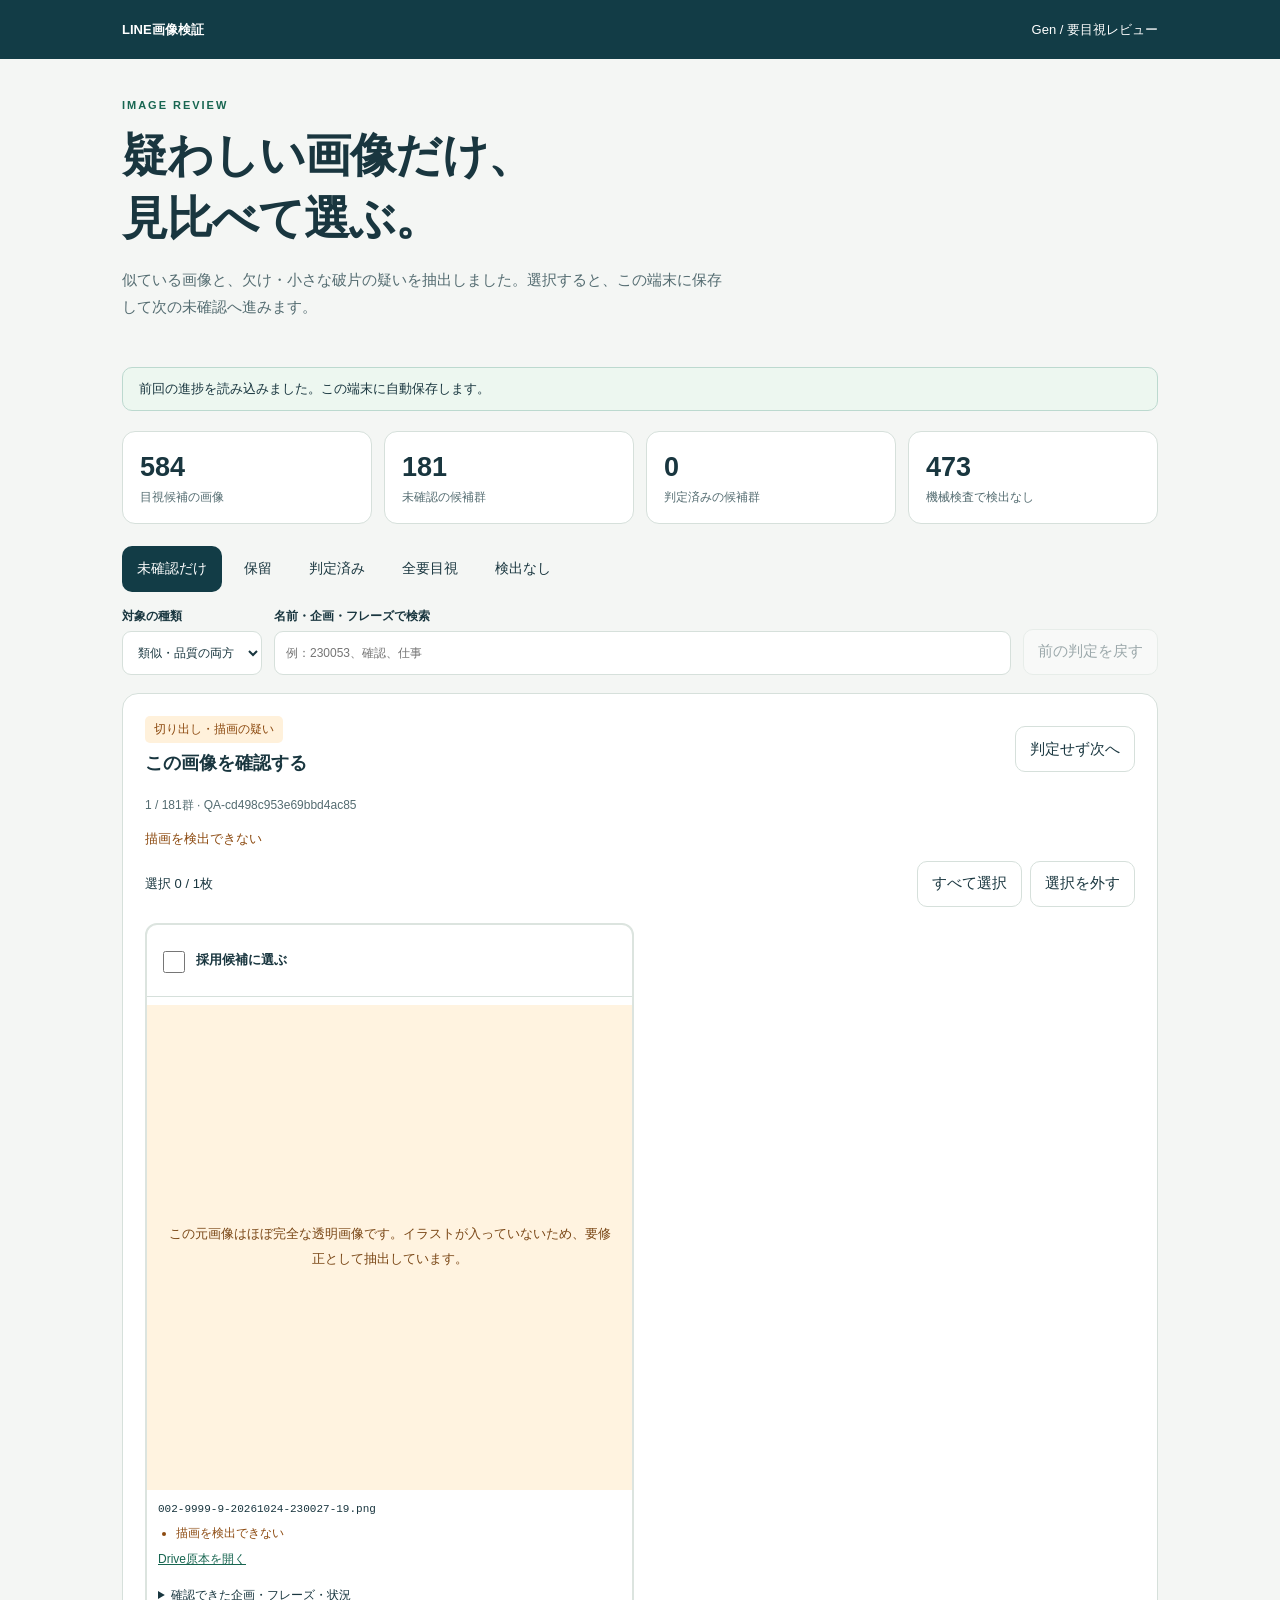
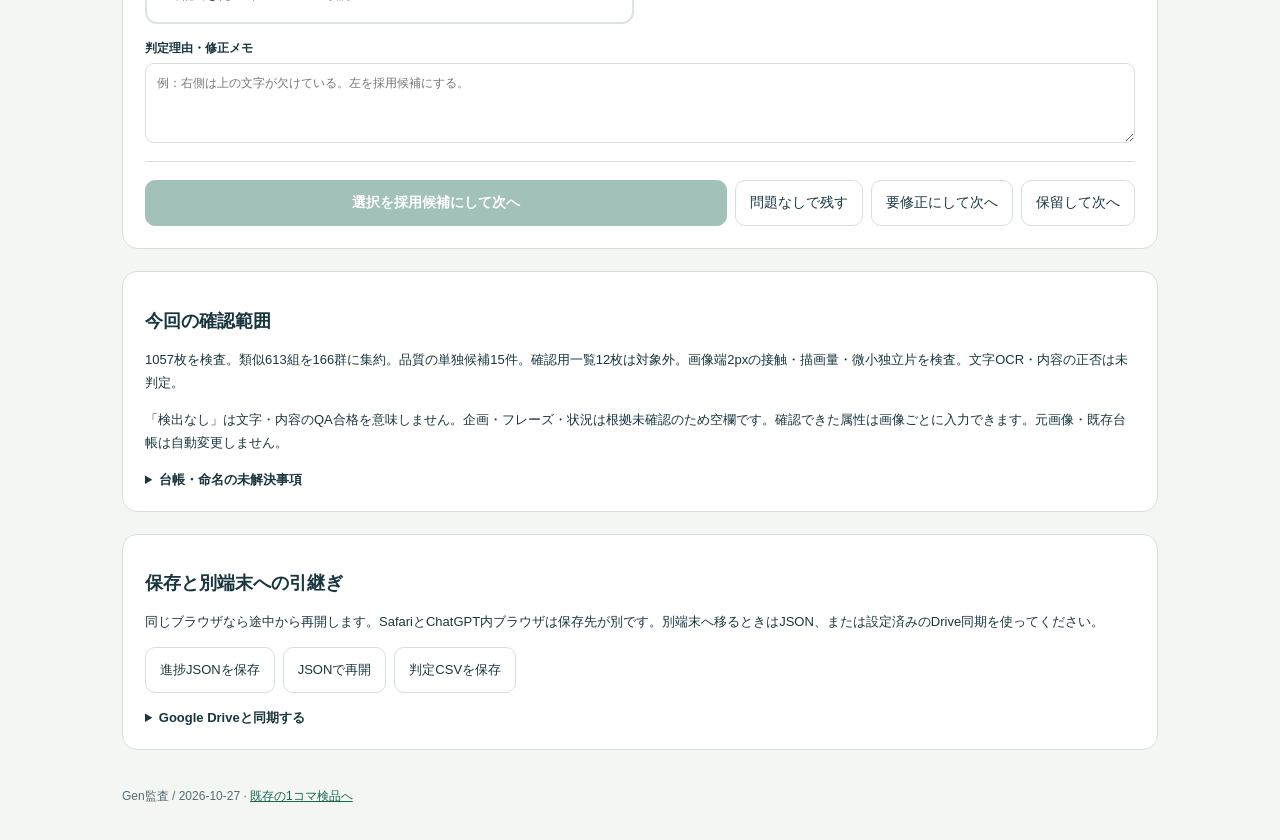
<file: gen-review.html>
<!doctype html>
<html lang="ja"><head><meta charset="utf-8"><meta name="viewport" content="width=device-width,initial-scale=1,viewport-fit=cover"><meta name="theme-color" content="#123c46"><meta name="description" content="Genの類似候補と切り出しの疑いだけを確認し、採用候補を選んで保存・再開する画像監査。"><title>Gen｜要目視の画像だけ確認</title><link rel="stylesheet" href="audit.css?v=20261027-images2"></head>
<body><header><div class="shell head"><a href="./index.html">LINE画像検証</a><span>Gen / 要目視レビュー</span></div></header>
<main class="shell"><section class="intro"><span class="eyebrow">IMAGE REVIEW</span><h1>疑わしい画像だけ、<br>見比べて選ぶ。</h1><p>似ている画像と、欠け・小さな破片の疑いを抽出しました。選択すると、この端末に保存して次の未確認へ進みます。</p></section>
<div id="fatal" class="notice error" hidden role="alert"></div><div id="storageState" class="notice" role="status">監査データを読み込んでいます…</div>
<section id="summary" class="metrics" aria-label="監査の集計"></section>
<nav class="filters" aria-label="表示切り替え"><button data-filter="pending" aria-pressed="true">未確認だけ</button><button data-filter="hold" aria-pressed="false">保留</button><button data-filter="done" aria-pressed="false">判定済み</button><button data-filter="all" aria-pressed="false">全要目視</button><button data-filter="passed" aria-pressed="false">検出なし</button></nav>
<section class="toolbar"><label>対象の種類<select id="kind"><option value="all">類似・品質の両方</option><option value="similar">類似候補</option><option value="quality">品質の疑い</option></select></label><label class="search">名前・企画・フレーズで検索<input id="query" type="search" placeholder="例：230053、確認、仕事"></label><button id="undo" disabled>前の判定を戻す</button></section>
<div id="work" aria-live="polite"></div>
<section class="notes"><h2>今回の確認範囲</h2><p id="method"></p><p>「検出なし」は文字・内容のQA合格を意味しません。企画・フレーズ・状況は根拠未確認のため空欄です。確認できた属性は画像ごとに入力できます。元画像・既存台帳は自動変更しません。</p><details><summary>台帳・命名の未解決事項</summary><p id="metadataIssues"></p><p>画像の内容判定と、Drive ID・正式IDの名寄せは別工程です。旧名だけを理由に目視キューへ追加していません。</p></details></section>
<section class="save"><h2>保存と別端末への引継ぎ</h2><p>同じブラウザなら途中から再開します。SafariとChatGPT内ブラウザは保存先が別です。別端末へ移るときはJSON、または設定済みのDrive同期を使ってください。</p><div class="buttonrow"><button id="exportJson">進捗JSONを保存</button><button id="importJson">JSONで再開</button><button id="exportCsv">判定CSVを保存</button></div><input id="restoreFile" type="file" accept=".json,application/json" hidden>
<details><summary>Google Driveと同期する</summary><p>既存ツールのGoogle接続設定を引き継ぎます。未設定の場合はOAuthクライアントIDを入力して接続してください。接続中は判定を自動保存します。</p><label>Google OAuthクライアントID<input id="clientId" placeholder="xxxx.apps.googleusercontent.com" autocomplete="off"></label><div class="buttonrow"><button id="connect">Googleで接続</button><button id="sync" disabled>今すぐ保存</button><button id="restoreDrive" disabled>Driveの進捗と統合</button></div><p id="driveState" role="status">未接続：Driveには保存されていません。</p></details></section>
<footer>Gen監査 / 2026-10-27 · <a href="./index.html">既存の1コマ検品へ</a></footer></main>
<dialog id="zoom"><form method="dialog"><button class="close" aria-label="拡大表示を閉じる">閉じる ×</button></form><div id="zoomImage"></div><p id="zoomName"></p><a id="zoomSource" target="_blank" rel="noopener">Drive原本を開く</a><p class="small">表示は原本から作った縮小プレビューです。細部はDrive原本で確認してください。</p></dialog>
<script src="audit-core.js?v=20261027"></script><script src="audit-images.js?v=20261027-images2"></script><script src="audit-ui.js?v=20261027-images2"></script><script src="https://accounts.google.com/gsi/client" async defer></script></body></html>
</file>
<file: audit.css>
:root{font-family:-apple-system,BlinkMacSystemFont,"Hiragino Kaku Gothic ProN","Noto Sans JP",sans-serif;color:#19363f;background:#f4f6f4;font-size:15px;--ink:#123c46;--accent:#186651;--muted:#546c71;--line:#d6e0db;--paper:#fff;--warn:#8c4a10}*{box-sizing:border-box}body{margin:0}button,input,select,textarea{font:inherit;color:inherit}button,a,input,select,textarea{touch-action:manipulation}button{min-height:46px;padding:10px 14px;background:#fff;border:1px solid var(--line);border-radius:10px;cursor:pointer}button:focus-visible,a:focus-visible{outline:3px solid #3aa6a0;outline-offset:3px}button:disabled{opacity:.4;cursor:not-allowed}a{color:var(--accent)}.shell{max-width:1080px;padding:0 22px;margin:auto}header{background:var(--ink);color:white}.head{display:flex;align-items:center;justify-content:space-between;min-height:59px;font-size:13px}.head a{color:white;font-weight:700;text-decoration:none}.intro{max-width:720px;padding:36px 0 22px}.eyebrow{font-size:11px;letter-spacing:.18em;color:var(--accent);font-weight:800}h1{font-size:clamp(30px,5vw,46px);line-height:1.38;letter-spacing:-.02em;margin:12px 0 15px}h2{font-size:18px}p{line-height:1.8}.intro p{color:var(--muted);max-width:600px}.notice{padding:12px 16px;border:1px solid #bcd9cf;background:#edf7f0;border-radius:10px;margin:10px 0;font-size:13px}.error{background:#fff1ef;color:#a12323;border-color:#e6a9a1}.metrics{display:grid;grid-template-columns:repeat(4,1fr);gap:12px;margin:20px 0}.metric{padding:17px;border:1px solid var(--line);background:white;border-radius:13px}.metric strong{display:block;font-size:27px;line-height:1.4;font-variant-numeric:tabular-nums}.metric span{color:var(--muted);font-size:12px}.filters{display:flex;gap:7px;flex-wrap:wrap;margin:22px 0 16px}.filters button{background:transparent;border-color:transparent;font-size:14px}.filters button[aria-pressed=true]{background:var(--ink);color:#fff}.toolbar{display:flex;gap:12px;align-items:flex-end;margin-bottom:18px}label{font-size:12px;font-weight:650;display:block}label input,label select,label textarea{display:block;width:100%;margin-top:6px;background:white;border:1px solid var(--line);border-radius:9px;padding:11px;font-weight:400;min-height:44px}label textarea{min-height:80px;resize:vertical}.search{flex:1}.review{background:white;border:1px solid var(--line);padding:22px;border-radius:16px;margin-bottom:20px}.reviewhead{display:flex;justify-content:space-between;align-items:center;gap:16px}.reviewhead h2{margin:8px 0}.small{font-size:12px;color:var(--muted);line-height:1.7}.badge{display:inline-block;padding:5px 9px;border-radius:5px;background:#edf1ee;font-size:12px}.badge.warn{background:#fff1db;color:var(--warn)}.reason{font-size:13px;color:var(--warn);margin:10px 0}.cards{display:grid;grid-template-columns:repeat(2,minmax(0,1fr));gap:12px;margin:16px 0}.asset{border:2px solid #dce4df;border-radius:12px;overflow:hidden;min-width:0;background:#fff}.asset.chosen{border-color:var(--accent);box-shadow:0 0 0 2px #d4e8dd}.asset-top{padding:9px 12px;border-bottom:1px solid var(--line);display:flex;gap:8px;align-items:center;font-size:13px;font-weight:650;cursor:pointer;min-height:46px}.asset-top input{width:22px;height:22px;accent-color:var(--accent);flex:0 0 22px}.preview{display:block;width:100%;aspect-ratio:1;position:relative;border:0;border-radius:0;padding:0;background-color:#ecefeb;background-image:linear-gradient(45deg,#e3e8e3 25%,transparent 25%),linear-gradient(-45deg,#e3e8e3 25%,transparent 25%),linear-gradient(45deg,transparent 75%,#e3e8e3 75%),linear-gradient(-45deg,transparent 75%,#e3e8e3 75%);background-size:20px 20px;background-position:0 0,0 10px,10px -10px,-10px 0}.tile{position:absolute;inset:0;background-repeat:no-repeat;background-size:800% 800%;pointer-events:none}.asset-body{padding:11px}.filename{overflow-wrap:anywhere;font-family:ui-monospace,monospace;font-size:11px;line-height:1.6}.flags{color:var(--warn);font-size:12px;padding-left:18px;margin:7px 0}.asset details{margin-top:12px;font-size:12px}.asset summary{padding:7px 0;cursor:pointer}.asset a{font-size:12px}.asset label{margin-bottom:8px}.selection-bar{display:flex;gap:8px;flex-wrap:wrap;align-items:center}.selection-bar span{margin-right:auto;font-size:13px}.actions{display:flex;gap:8px;flex-wrap:wrap;border-top:1px solid var(--line);padding-top:18px;margin-top:18px}.primary{background:var(--accent);color:white;border-color:var(--accent);font-weight:700;flex:1}.actions button{font-size:14px}.notes,.save{background:#fff;border:1px solid var(--line);padding:22px;border-radius:15px;margin:22px 0;font-size:13px}.save details,.notes details{margin-top:16px}.save summary,.notes summary{cursor:pointer;font-weight:700}.buttonrow{display:flex;gap:8px;flex-wrap:wrap}.buttonrow button{font-size:13px}.empty{text-align:center;padding:45px 20px;background:white;border:1px solid var(--line);border-radius:15px}.empty h2{font-size:25px}.done-label{color:var(--accent);font-weight:700}.listrow{display:flex;gap:15px;align-items:center;padding:14px;border-bottom:1px solid var(--line)}.listrow .preview{width:100px;flex:0 0 100px;border:1px solid var(--line);border-radius:8px}.pages{display:flex;justify-content:space-between;gap:12px;margin:18px 0}.memo{margin-top:16px}.facts{font-size:12px;color:var(--muted);margin:10px 0}.close{float:right}dialog{max-width:720px;width:95vw;border:1px solid var(--line);border-radius:15px;padding:20px}dialog::backdrop{background:#112d39b5}#zoomImage{clear:both;padding-top:10px}#zoomName{overflow-wrap:anywhere}.zoompreview{max-width:620px;margin:auto}footer{padding:16px 0 35px;font-size:12px;color:var(--muted)}[hidden]{display:none!important}@media(min-width:850px){.cards.many{grid-template-columns:repeat(3,minmax(0,1fr))}}@media(max-width:600px){.shell{padding:0 14px}.intro{padding:25px 0 8px}.metrics{grid-template-columns:repeat(2,1fr);gap:8px}.metric{padding:13px}.toolbar{flex-wrap:wrap}.toolbar .search{min-width:58%}.toolbar>button{width:100%}.review{padding:14px}.cards{gap:8px}.asset-body{padding:8px}.asset-top{padding:8px;font-size:12px}.actions{position:sticky;bottom:0;background:#fff;padding:12px 0 calc(12px + env(safe-area-inset-bottom));z-index:2}.primary{min-width:100%}.notes,.save{padding:17px}.head span{font-size:11px}.reviewhead{align-items:flex-start}.reviewhead>button{font-size:12px;padding:9px}.selection-bar button{font-size:12px;padding:8px}.filters{gap:2px}.filters button{font-size:12px;padding:9px}.buttonrow>button{flex:1}}

.preview-image{position:absolute;inset:0;display:block;width:100%;height:100%;object-fit:contain}.image-status{position:absolute;inset:0;display:flex;align-items:center;justify-content:center;padding:18px;background:#f1f5f1e8;color:#294a50;font-size:13px;line-height:1.9;text-align:center}.empty-image{background:#fff3e0;color:#7a4716}.preview:before{content:"";display:block;padding-top:100%}
</file>
